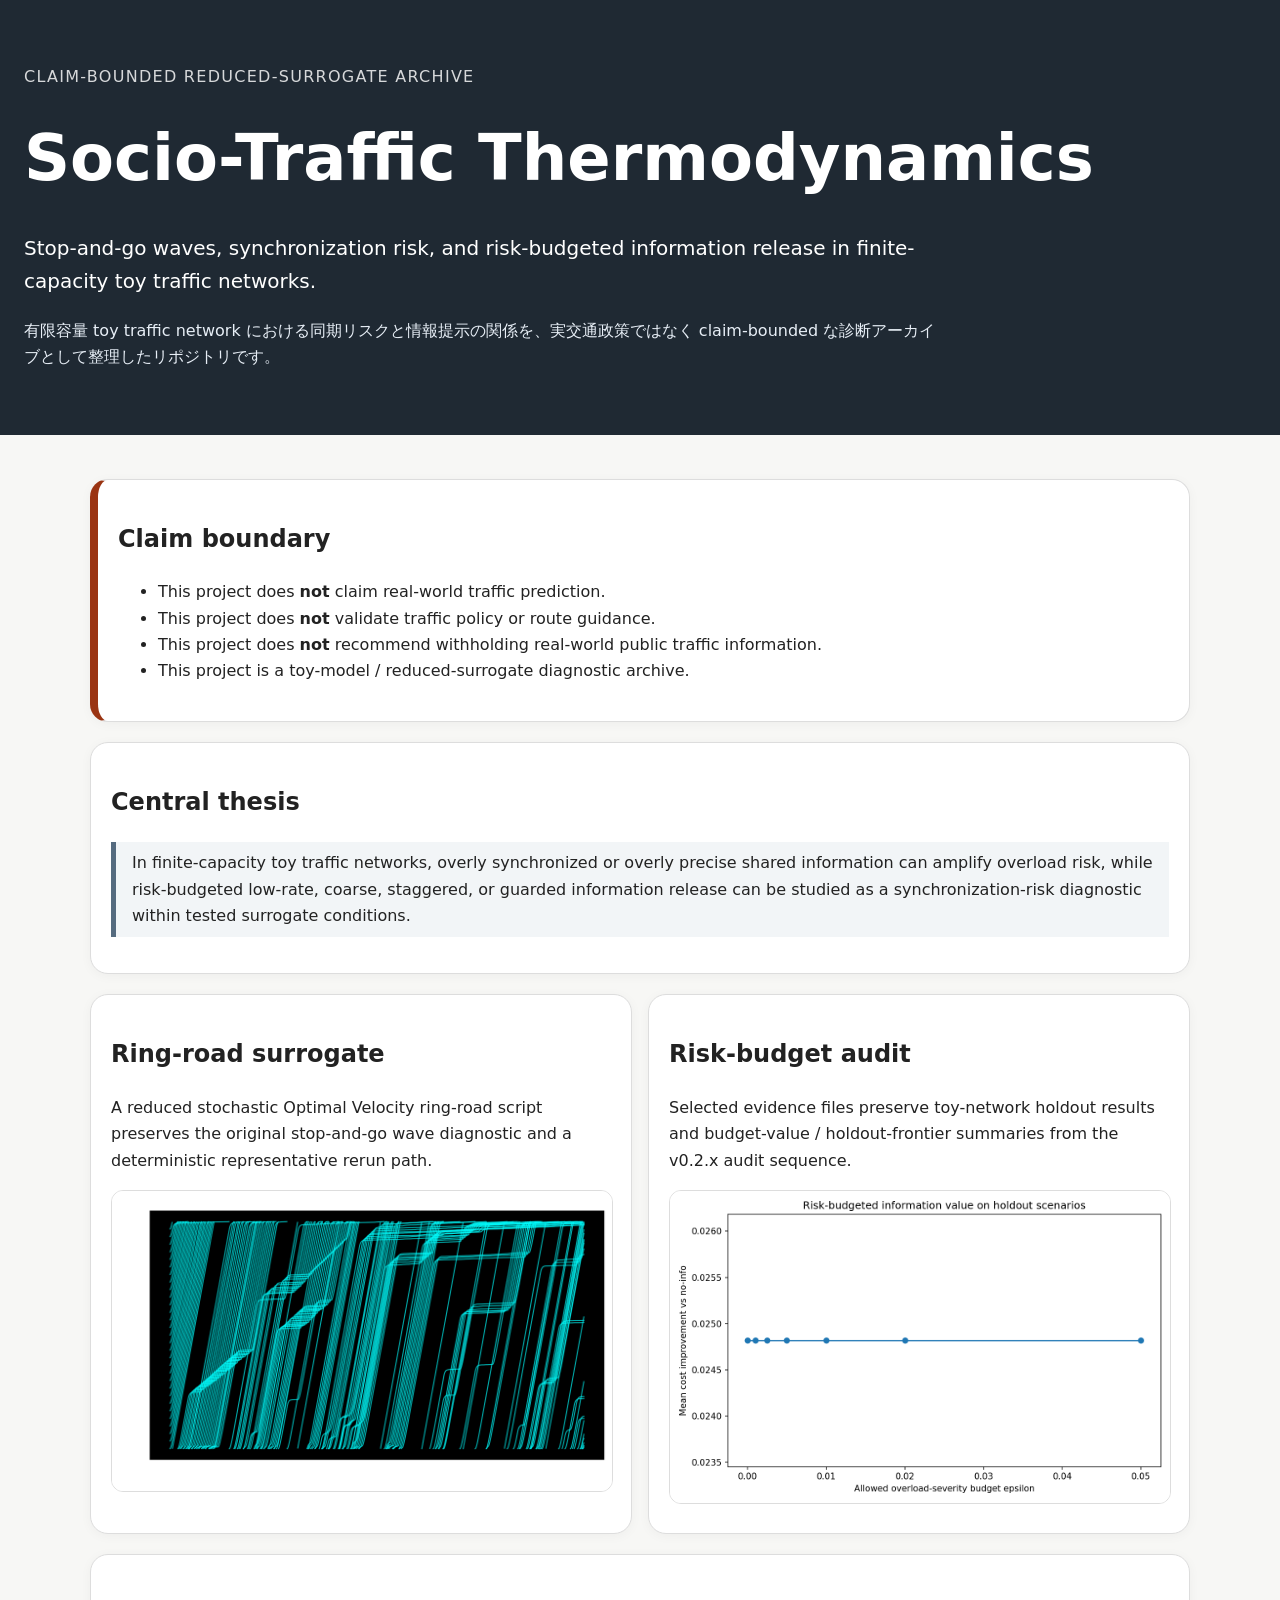
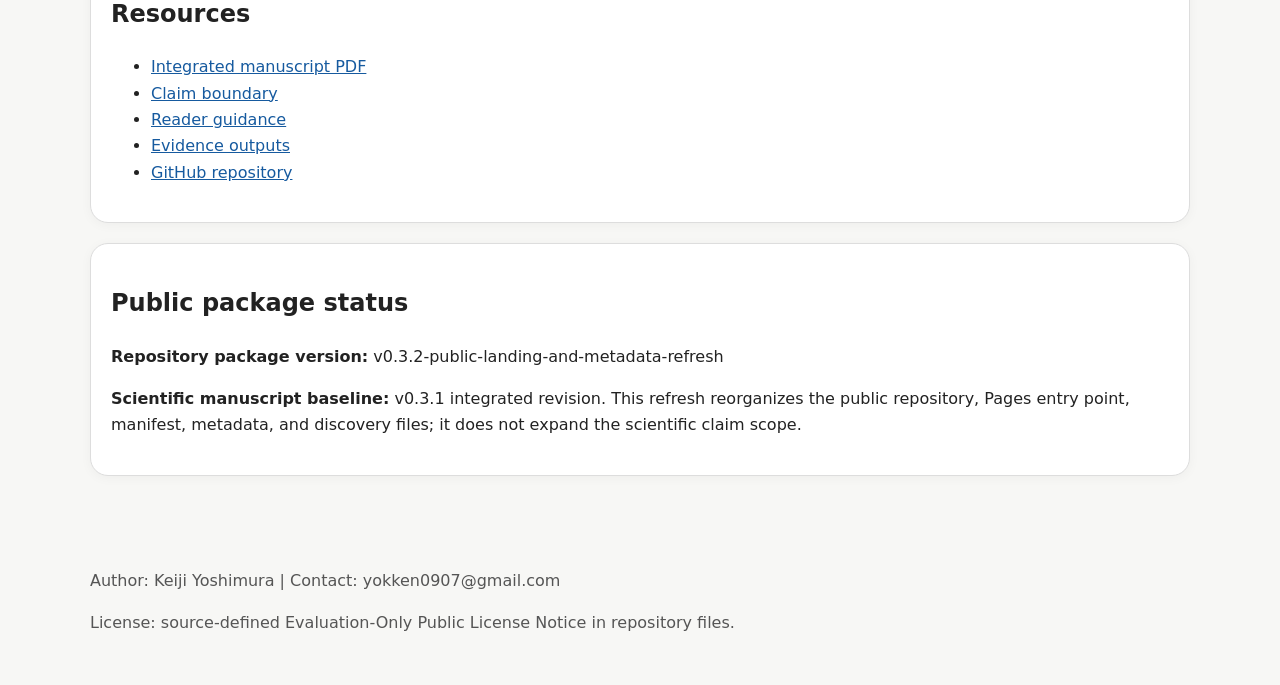
<file: docs/index.html>
<!doctype html>
<html lang="en">
<head>
  <meta charset="utf-8">
  <meta name="viewport" content="width=device-width, initial-scale=1">
  <title>Socio-Traffic Thermodynamics | Claim-Bounded Toy Traffic Diagnostics</title>
  <meta name="description" content="A claim-bounded reduced-surrogate archive for Socio-Traffic Thermodynamics: stop-and-go waves, synchronization risk, and risk-budgeted information release in finite-capacity toy traffic networks. No policy or deployment claim.">
  <link rel="canonical" href="https://yokken0907.github.io/socio-traffic-thermodynamics/">
  <meta property="og:title" content="Socio-Traffic Thermodynamics">
  <meta property="og:description" content="Claim-bounded toy traffic-network diagnostics for stop-and-go waves, synchronization risk, and risk-budgeted information release. No policy or deployment claim.">
  <meta property="og:type" content="website">
  <meta property="og:url" content="https://yokken0907.github.io/socio-traffic-thermodynamics/">
  <link rel="stylesheet" href="style.css">
</head>
<body>
<header class="hero">
  <p class="eyebrow">Claim-bounded reduced-surrogate archive</p>
  <h1>Socio-Traffic Thermodynamics</h1>
  <p class="lead">Stop-and-go waves, synchronization risk, and risk-budgeted information release in finite-capacity toy traffic networks.</p>
  <p class="ja" lang="ja">有限容量 toy traffic network における同期リスクと情報提示の関係を、実交通政策ではなく claim-bounded な診断アーカイブとして整理したリポジトリです。</p>
</header>

<main>
<section class="card warning">
  <h2>Claim boundary</h2>
  <ul>
    <li>This project does <strong>not</strong> claim real-world traffic prediction.</li>
    <li>This project does <strong>not</strong> validate traffic policy or route guidance.</li>
    <li>This project does <strong>not</strong> recommend withholding real-world public traffic information.</li>
    <li>This project is a toy-model / reduced-surrogate diagnostic archive.</li>
  </ul>
</section>

<section class="card">
  <h2>Central thesis</h2>
  <blockquote>
    In finite-capacity toy traffic networks, overly synchronized or overly precise shared information can amplify overload risk, while risk-budgeted low-rate, coarse, staggered, or guarded information release can be studied as a synchronization-risk diagnostic within tested surrogate conditions.
  </blockquote>
</section>

<section class="grid">
  <article class="card">
    <h2>Ring-road surrogate</h2>
    <p>A reduced stochastic Optimal Velocity ring-road script preserves the original stop-and-go wave diagnostic and a deterministic representative rerun path.</p>
    <img src="assets/stt_result.png" alt="STT ring-road surrogate result figure">
  </article>
  <article class="card">
    <h2>Risk-budget audit</h2>
    <p>Selected evidence files preserve toy-network holdout results and budget-value / holdout-frontier summaries from the v0.2.x audit sequence.</p>
    <img src="assets/stt_v029_budget_value_curve.png" alt="STT budget value curve figure">
  </article>
</section>

<section class="card">
  <h2>Resources</h2>
  <ul>
    <li><a href="https://github.com/yokken0907/socio-traffic-thermodynamics/blob/main/paper/integrated_v0_3_1/STT_integrated_model_risk_budget_synthesis_v0_3_1.pdf">Integrated manuscript PDF</a></li>
    <li><a href="https://github.com/yokken0907/socio-traffic-thermodynamics/blob/main/CLAIM_BOUNDARY.md">Claim boundary</a></li>
    <li><a href="https://github.com/yokken0907/socio-traffic-thermodynamics/blob/main/docs/STT_v031_reader_guidance.md">Reader guidance</a></li>
    <li><a href="https://github.com/yokken0907/socio-traffic-thermodynamics/tree/main/evidence/v030_synthesis_outputs">Evidence outputs</a></li>
    <li><a href="https://github.com/yokken0907/socio-traffic-thermodynamics">GitHub repository</a></li>
  </ul>
</section>

<section class="card">
  <h2>Public package status</h2>
  <p><strong>Repository package version:</strong> v0.3.2-public-landing-and-metadata-refresh</p>
  <p><strong>Scientific manuscript baseline:</strong> v0.3.1 integrated revision. This refresh reorganizes the public repository, Pages entry point, manifest, metadata, and discovery files; it does not expand the scientific claim scope.</p>
</section>
</main>

<footer>
  <p>Author: Keiji Yoshimura | Contact: yokken0907@gmail.com</p>
  <p>License: source-defined Evaluation-Only Public License Notice in repository files.</p>
</footer>
</body>
</html>
</file>
<file: docs/style.css>
body{font-family:system-ui,-apple-system,BlinkMacSystemFont,'Segoe UI',sans-serif;line-height:1.65;margin:0;background:#f7f7f5;color:#222}.hero{padding:3rem 1.5rem;background:#1f2933;color:white}.hero h1{font-size:clamp(2rem,5vw,4rem);margin:.2rem 0}.lead{font-size:1.25rem;max-width:920px}.eyebrow{text-transform:uppercase;letter-spacing:.08em;opacity:.82}.ja{max-width:920px;color:#e7eef6}main{max-width:1100px;margin:0 auto;padding:1.5rem}.card{background:white;border:1px solid #ddd;border-radius:18px;padding:1.25rem;margin:1.25rem 0;box-shadow:0 2px 12px rgba(0,0,0,.04)}.warning{border-left:8px solid #9a3412}.grid{display:grid;grid-template-columns:repeat(auto-fit,minmax(280px,1fr));gap:1rem}.grid .card{margin:0}img{max-width:100%;height:auto;border-radius:12px;border:1px solid #ddd}blockquote{border-left:5px solid #556b7f;margin:1rem 0;padding:.5rem 1rem;background:#f2f5f7}code{background:#eee;padding:.1rem .35rem;border-radius:4px}a{color:#165a9f}footer{max-width:1100px;margin:0 auto;padding:2rem 1.5rem;color:#555}
</file>
